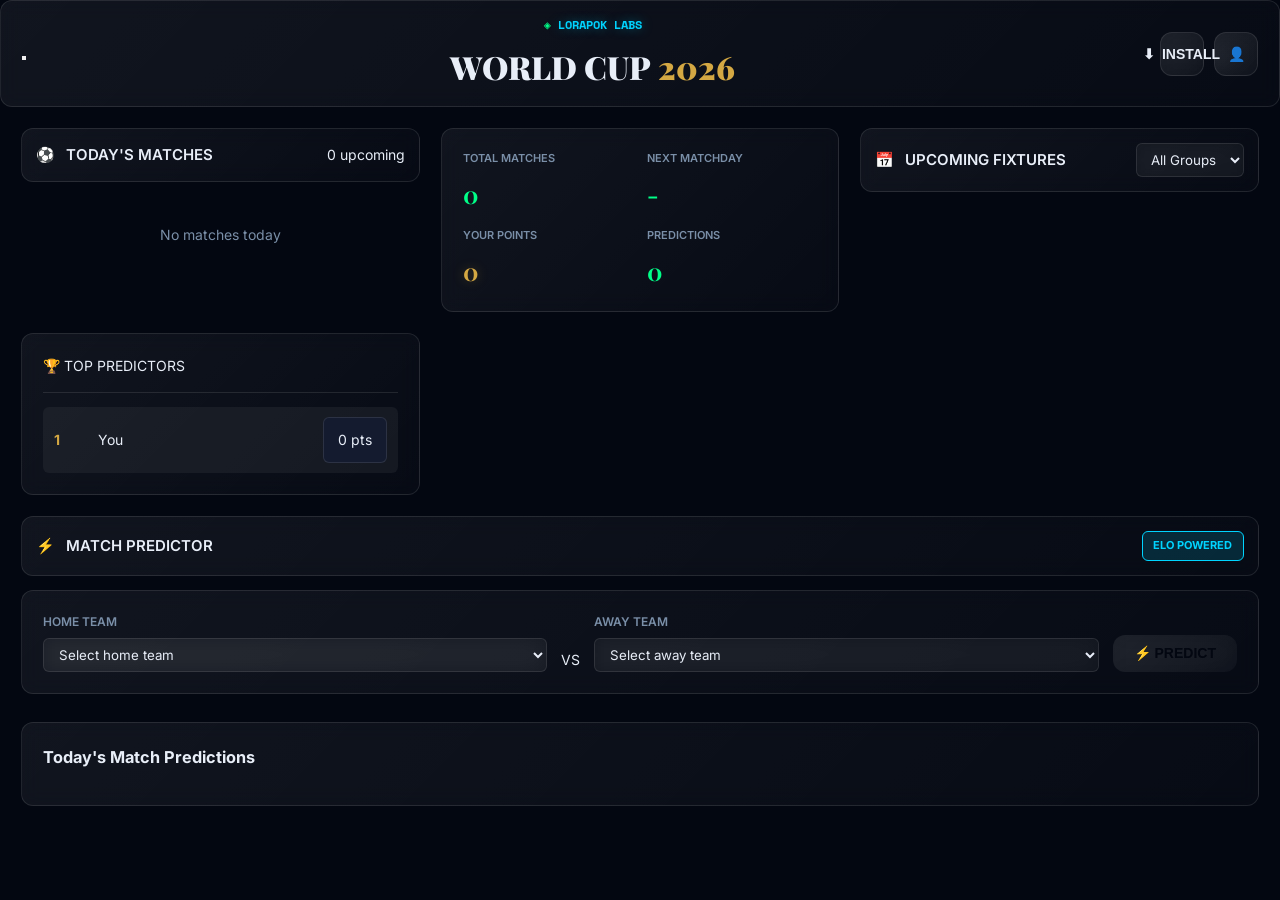
<file: docs/index.html>
<!DOCTYPE html>
<html lang="en">
<head>
  <meta charset="UTF-8"/>
  <meta name="viewport" content="width=device-width, initial-scale=1.0, viewport-fit=cover"/>
  <meta name="theme-color" content="#030711"/>
  <meta name="apple-mobile-web-app-capable" content="yes"/>
  <meta name="apple-mobile-web-app-status-bar-style" content="black-translucent"/>
  <meta name="apple-mobile-web-app-title" content="WorldCup 26"/>
  <link rel="manifest" href="manifest.json"/>
  <title>Lorapok WorldCup 26 — Live Tournament Dashboard</title>
  <meta name="description" content="FIFA World Cup 2026 live scores, fixtures, squads, predictions & real-time commentary by Lorapok Labs."/>
  <link rel="preconnect" href="https://fonts.googleapis.com"/>
  <link rel="preconnect" href="https://fonts.gstatic.com" crossorigin/>
  <link href="https://fonts.googleapis.com/css2?family=Playfair+Display:wght@400;700;900&family=Space+Mono:wght@400;700&family=Inter:wght@300;400;500;600;700&display=swap" rel="stylesheet"/>
  <link rel="stylesheet" href="css/styles.css"/>
  <link rel="stylesheet" href="css/glass.css"/>
  <link rel="stylesheet" href="css/animations.css"/>
  <link rel="stylesheet" href="css/responsive.css"/>
</head>
<body>
  <div class="app-container">
    <header class="header glass-card">
      <div class="header-content">
        <div class="header-left">
          <button class="menu-toggle" id="menuToggle" aria-label="Toggle menu">
            <span class="hamburger"></span>
          </button>
        </div>
        <div class="header-center">
          <div class="brand">
            <span class="brand-dot">◈</span>
            <span class="brand-text">LORAPOK LABS</span>
          </div>
          <h1 class="header-title">
            <span class="world">WORLD</span>
            <span class="cup">CUP</span>
            <span class="year animated-glow">2026</span>
          </h1>
        </div>
        <div class="header-right">
          <button class="install-btn glass-button" id="installBtn" title="Add to Home Screen">
            <span class="icon">⬇</span>
            <span class="label">INSTALL</span>
          </button>
          <button class="user-profile glass-button" id="userProfile" title="User Profile">
            <span class="icon">👤</span>
          </button>
        </div>
      </div>
      <div class="live-indicator glass-small" id="liveIndicator" style="display:none">
        <span class="live-pulse"></span>
        <span class="live-text">LIVE NOW</span>
      </div>
    </header>
    <main class="main-content">
      <div class="content-wrapper">
        <section class="dashboard-grid">
          <div class="dashboard-section" id="todaySection">
            <div class="section-header glass-card">
              <div class="section-title">
                <span class="icon">⚽</span>
                <span>TODAY'S MATCHES</span>
              </div>
              <div class="match-counter" id="matchCounter">0 matches</div>
            </div>
            <div class="matches-container" id="todayMatches">
              <div class="loader glass-card">
                <div class="spinner"></div>
                <p>Loading live matches...</p>
              </div>
            </div>
          </div>
          <div class="stats-panel glass-card">
            <div class="stat-item">
              <span class="stat-label">TOTAL MATCHES</span>
              <span class="stat-value" id="totalMatches">64</span>
            </div>
            <div class="stat-item">
              <span class="stat-label">NEXT MATCHDAY</span>
              <span class="stat-value" id="nextMatchday">-</span>
            </div>
            <div class="stat-item">
              <span class="stat-label">YOUR POINTS</span>
              <span class="stat-value highlighted" id="userPoints">0</span>
            </div>
            <div class="stat-item">
              <span class="stat-label">PREDICTIONS</span>
              <span class="stat-value" id="userPredictions">0</span>
            </div>
          </div>
          <div class="dashboard-section" id="scheduleSection">
            <div class="section-header glass-card">
              <div class="section-title">
                <span class="icon">📅</span>
                <span>UPCOMING FIXTURES</span>
              </div>
              <select id="groupFilter" class="glass-input">
                <option value="">All Groups</option>
                <option value="A">Group A</option>
                <option value="B">Group B</option>
              </select>
            </div>
            <div class="matches-container" id="scheduleMatches"></div>
          </div>
          <div class="leaderboard glass-card">
            <div class="leaderboard-header">
              <span class="leaderboard-title">🏆 TOP PREDICTORS</span>
            </div>
            <div class="leaderboard-list" id="leaderboard">
              <div class="leaderboard-item">
                <span class="rank">1</span>
                <span class="name">You</span>
                <span class="score">0 pts</span>
              </div>
            </div>
          </div>
          <div class="dashboard-section prediction-wide" id="predictSection">
            <div class="section-header glass-card">
              <div class="section-title">
                <span class="icon">⚡</span>
                <span>MATCH PREDICTOR</span>
              </div>
              <span class="badge badge-ai">ELO POWERED</span>
            </div>
            <div class="prediction-controls glass-card">
              <div class="predict-select">
                <label>HOME TEAM</label>
                <select id="homeTeam" class="glass-input"></select>
              </div>
              <div class="predict-vs">VS</div>
              <div class="predict-select">
                <label>AWAY TEAM</label>
                <select id="awayTeam" class="glass-input"></select>
              </div>
              <button class="glass-button button-primary" id="calculateBtn">⚡ PREDICT</button>
            </div>
            <div id="predictionResult" class="prediction-result"></div>
            <div class="match-predictions glass-card">
              <h3>Today's Match Predictions</h3>
              <div id="matchPredictionsList" class="predictions-list"></div>
            </div>
          </div>
        </section>
      </div>
    </main>
    <div class="modal glass-modal" id="matchModal">
      <div class="modal-overlay" onclick="closeMatchModal()"></div>
      <div class="modal-content glass-card">
        <button class="modal-close" onclick="closeMatchModal()">✕</button>
        <div class="match-details" id="matchDetails"></div>
      </div>
    </div>
    <div class="modal glass-modal" id="profileModal">
      <div class="modal-overlay" onclick="closeProfileModal()"></div>
      <div class="modal-content glass-card" style="max-width: 600px;">
        <button class="modal-close" onclick="closeProfileModal()">✕</button>
        <div class="profile-content">
          <h2>Your Predictions Profile</h2>
          <div class="profile-stats">
            <div class="stat">
              <span class="label">Total Points</span>
              <span class="value" id="profileTotalPoints">0</span>
            </div>
            <div class="stat">
              <span class="label">Correct Predictions</span>
              <span class="value" id="profileCorrect">0</span>
            </div>
            <div class="stat">
              <span class="label">Win Rate</span>
              <span class="value" id="profileWinRate">0%</span>
            </div>
            <div class="stat">
              <span class="label">Rank</span>
              <span class="value" id="profileRank">#-</span>
            </div>
          </div>
        </div>
      </div>
    </div>
  </div>
  <script>
    if ('serviceWorker' in navigator) {
      navigator.serviceWorker.register('sw.js').catch(console.error);
    }
    let deferredPrompt;
    window.addEventListener('beforeinstallprompt', (e) => {
      e.preventDefault();
      deferredPrompt = e;
      document.getElementById('installBtn').style.display = 'inline-flex';
    });
    document.getElementById('installBtn')?.addEventListener('click', async () => {
      if (deferredPrompt) {
        deferredPrompt.prompt();
        deferredPrompt = null;
      }
    });
  </script>
  <script src="js/data.js" defer></script>
  <script src="js/api.js" defer></script>
  <script src="js/predictions.js" defer></script>
  <script src="js/leaderboard.js" defer></script>
  <script src="js/ui.js" defer></script>
  <script src="js/app.js" defer></script>
</body>
</html>
</file>
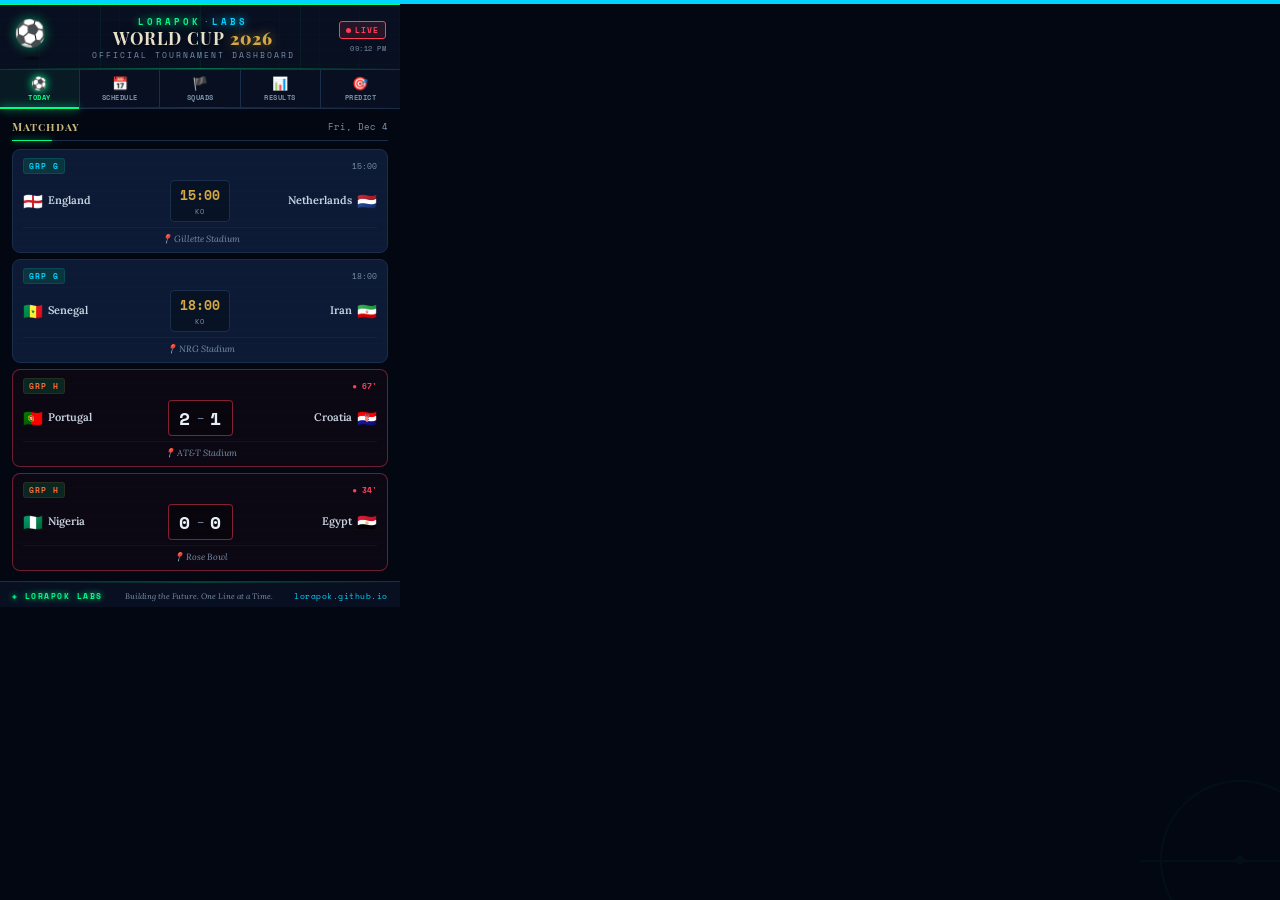
<file: popup.html>
<!DOCTYPE html>
<html lang="en">
<head>
  <meta charset="UTF-8"/>
  <meta name="viewport" content="width=device-width,initial-scale=1"/>
  <title>Lorapok WorldCup 26</title>
  <link rel="preconnect" href="https://fonts.googleapis.com"/>
  <link rel="preconnect" href="https://fonts.gstatic.com" crossorigin/>
  <link href="https://fonts.googleapis.com/css2?family=Playfair+Display+SC:ital,wght@0,400;0,700;0,900;1,400&family=Space+Mono:ital,wght@0,400;0,700;1,400&family=Lora:ital,wght@0,400;0,600;1,400;1,600&display=swap" rel="stylesheet"/>
  <link rel="stylesheet" href="css/popup.css"/>
</head>
<body>

  <!-- ╔══ HEADER ══════════════════════════════════════════════════════╗ -->
  <header class="lw-header">
    <div class="lw-header__pitch-lines" aria-hidden="true">
      <span></span><span></span><span></span>
    </div>

    <div class="lw-header__left">
      <div class="lw-ball" aria-hidden="true">
        <div class="lw-ball__inner">⚽</div>
        <div class="lw-ball__shadow"></div>
      </div>
    </div>

    <div class="lw-header__center">
      <div class="lw-brand">
        <span class="lw-brand__lorapok">LORAPOK</span>
        <span class="lw-brand__dot">·</span>
        <span class="lw-brand__labs">LABS</span>
      </div>
      <h1 class="lw-title">WORLD CUP <em>2026</em></h1>
      <p class="lw-subtitle">Official Tournament Dashboard</p>
    </div>

    <div class="lw-header__right">
      <div class="lw-live-badge" id="liveBadge" style="display:none">
        <span class="lw-live-badge__dot"></span>
        <span class="lw-live-badge__text">LIVE</span>
      </div>
      <div class="lw-update-time" id="updateTime"></div>
    </div>
  </header>

  <!-- ╔══ TAB NAV ══════════════════════════════════════════════════════╗ -->
  <nav class="lw-tabs" role="tablist">
    <button class="lw-tab active" data-tab="today" role="tab" aria-selected="true">
      <span class="lw-tab__icon">⚽</span>
      <span class="lw-tab__label">TODAY</span>
    </button>
    <button class="lw-tab" data-tab="schedule" role="tab" aria-selected="false">
      <span class="lw-tab__icon">📅</span>
      <span class="lw-tab__label">SCHEDULE</span>
    </button>
    <button class="lw-tab" data-tab="squads" role="tab" aria-selected="false">
      <span class="lw-tab__icon">🏴</span>
      <span class="lw-tab__label">SQUADS</span>
    </button>
    <button class="lw-tab" data-tab="results" role="tab" aria-selected="false">
      <span class="lw-tab__icon">📊</span>
      <span class="lw-tab__label">RESULTS</span>
    </button>
    <button class="lw-tab" data-tab="predict" role="tab" aria-selected="false">
      <span class="lw-tab__icon">🎯</span>
      <span class="lw-tab__label">PREDICT</span>
    </button>
  </nav>

  <!-- ╔══ CONTENT PANELS ═══════════════════════════════════════════════╗ -->
  <main class="lw-content">

    <!-- ── TODAY ─────────────────────────────────────────────────── -->
    <div class="lw-panel active" id="panel-today" role="tabpanel">
      <div class="lw-panel__header">
        <span class="lw-panel__title">Matchday</span>
        <span class="lw-panel__date" id="todayDate"></span>
      </div>
      <div class="lw-loader" id="todayLoader">
        <div class="lw-loader__ball"></div>
        <span>Fetching live data…</span>
      </div>
      <div id="todayMatches" class="lw-matches"></div>
    </div>

    <!-- ── SCHEDULE ───────────────────────────────────────────────── -->
    <div class="lw-panel" id="panel-schedule" role="tabpanel">
      <div class="lw-panel__header">
        <span class="lw-panel__title">Upcoming Fixtures</span>
        <div class="lw-group-filter" id="scheduleGroupFilter"></div>
      </div>
      <div id="scheduleList" class="lw-matches"></div>
    </div>

    <!-- ── SQUADS ─────────────────────────────────────────────────── -->
    <div class="lw-panel" id="panel-squads" role="tabpanel">
      <div class="lw-panel__header">
        <span class="lw-panel__title">National Squads</span>
      </div>
      <div class="lw-squad-search">
        <input type="text" id="squadSearch" class="lw-input" placeholder="🔍  Search team…" autocomplete="off"/>
      </div>
      <div class="lw-team-grid" id="teamGrid"></div>
      <div class="lw-squad-detail" id="squadDetail" style="display:none"></div>
    </div>

    <!-- ── RESULTS ────────────────────────────────────────────────── -->
    <div class="lw-panel" id="panel-results" role="tabpanel">
      <div class="lw-panel__header">
        <span class="lw-panel__title">Group Standings</span>
        <div class="lw-group-selector" id="standingsGroupSelector"></div>
      </div>
      <div id="standingsTable" class="lw-standings"></div>
      <div class="lw-panel__header" style="margin-top:12px">
        <span class="lw-panel__title">Recent Results</span>
      </div>
      <div id="resultsList" class="lw-matches"></div>
    </div>

    <!-- ── PREDICT ────────────────────────────────────────────────── -->
    <div class="lw-panel" id="panel-predict" role="tabpanel">
      <div class="lw-panel__header">
        <span class="lw-panel__title">Match Predictor</span>
        <span class="lw-badge lw-badge--ai">ELO</span>
      </div>

      <div class="lw-predict-custom">
        <div class="lw-predict-select-wrap">
          <label class="lw-predict-label">HOME</label>
          <select id="predictHome" class="lw-select"></select>
        </div>
        <div class="lw-predict-vs">VS</div>
        <div class="lw-predict-select-wrap">
          <label class="lw-predict-label">AWAY</label>
          <select id="predictAway" class="lw-select"></select>
        </div>
      </div>
      <button class="lw-btn lw-btn--predict" id="runPredict">
        ⚡ CALCULATE PREDICTION
      </button>
      <div id="predictResult" class="lw-predict-result"></div>

      <div class="lw-panel__header" style="margin-top:14px">
        <span class="lw-panel__title">Tournament Odds</span>
      </div>
      <div id="tournamentOdds" class="lw-odds-list"></div>
    </div>

  </main>

  <!-- ╔══ FOOTER ═══════════════════════════════════════════════════════╗ -->
  <footer class="lw-footer">
    <div class="lw-footer__left">
      <span class="lw-footer__logo">◈ LORAPOK LABS</span>
    </div>
    <div class="lw-footer__center">
      <span class="lw-footer__motto">Building the Future. One Line at a Time.</span>
    </div>
    <div class="lw-footer__right">
      <a href="https://lorapok.github.io" target="_blank" class="lw-footer__link">lorapok.github.io</a>
    </div>
  </footer>

  <!-- Pitch watermark -->
  <div class="lw-pitch-watermark" aria-hidden="true">
    <div class="lw-pitch-watermark__circle"></div>
    <div class="lw-pitch-watermark__center"></div>
    <div class="lw-pitch-watermark__spot"></div>
  </div>

  <!-- Scripts -->
  <script src="js/api.js"></script>
  <script src="js/predictions.js"></script>
  <script src="js/popup.js"></script>
</body>
</html>
</file>
<file: docs/css/styles.css>
:root {
  --bg-dark: #030711;
  --surface: #141b2f;
  --glass-light: rgba(255, 255, 255, 0.05);
  --glass-lighter: rgba(255, 255, 255, 0.08);
  --border: rgba(255, 255, 255, 0.1);
  --green: #00ff88;
  --green-dim: rgba(0, 255, 136, 0.15);
  --cyan: #00d4ff;
  --cyan-dim: rgba(0, 212, 255, 0.15);
  --gold: #d4a843;
  --red: #ff3d5a;
  --text-primary: #e8eef8;
  --text-secondary: #a8b5c8;
  --text-tertiary: #7a8fa8;
  --font-display: 'Playfair Display', Georgia, serif;
  --font-mono: 'Space Mono', 'Courier New', monospace;
  --font-body: 'Inter', -apple-system, BlinkMacSystemFont, 'Segoe UI', sans-serif;
  --radius-sm: 6px;
  --radius-md: 12px;
  --z-modal: 1000;
}

* {
  margin: 0;
  padding: 0;
  box-sizing: border-box;
}

html, body {
  width: 100%;
  height: 100%;
  background: var(--bg-dark);
  color: var(--text-primary);
  font-family: var(--font-body);
  font-size: 14px;
  line-height: 1.6;
}

.app-container {
  display: flex;
  flex-direction: column;
  height: 100vh;
}

.header {
  padding: 1rem 1.5rem;
  border-bottom: 1px solid var(--border);
  position: relative;
  z-index: 100;
}

.header-content {
  display: flex;
  align-items: center;
  justify-content: space-between;
  gap: 1rem;
}

.header-center {
  flex: 1;
  text-align: center;
}

.brand {
  display: flex;
  align-items: center;
  justify-content: center;
  gap: 0.5rem;
  font-family: var(--font-mono);
  font-size: 12px;
  font-weight: 700;
  margin-bottom: 0.5rem;
}

.brand-dot {
  color: var(--green);
  animation: glow-pulse 2s ease-in-out infinite;
}

.brand-text {
  color: var(--cyan);
  text-shadow: 0 0 12px rgba(0, 212, 255, 0.4);
}

.header-title {
  font-family: var(--font-display);
  font-size: 32px;
  font-weight: 900;
  display: flex;
  align-items: center;
  justify-content: center;
  gap: 0.5rem;
}

.header-title .year {
  color: var(--gold);
}

.header-right {
  display: flex;
  align-items: center;
  gap: 0.75rem;
}

.install-btn, .user-profile {
  display: none;
  width: 44px;
  height: 44px;
  align-items: center;
  justify-content: center;
}

.user-profile {
  display: inline-flex;
}

.live-indicator {
  display: flex;
  align-items: center;
  gap: 0.5rem;
  font-size: 11px;
  font-weight: 700;
  color: var(--red);
}

.live-pulse {
  width: 8px;
  height: 8px;
  background: var(--red);
  border-radius: 50%;
  animation: pulse-live 1s ease-in-out infinite;
}

.main-content {
  flex: 1;
  overflow-y: auto;
  padding: 1.5rem;
}

.content-wrapper {
  max-width: 1400px;
  margin: 0 auto;
}

.dashboard-grid {
  display: grid;
  grid-template-columns: repeat(auto-fit, minmax(320px, 1fr));
  gap: 1.5rem;
}

.dashboard-section {
  display: flex;
  flex-direction: column;
  gap: 1rem;
}

.section-header {
  display: flex;
  align-items: center;
  justify-content: space-between;
  padding: 1rem;
  border-bottom: 1px solid var(--border);
}

.section-title {
  display: flex;
  align-items: center;
  gap: 0.75rem;
  font-weight: 600;
  font-size: 15px;
}

.matches-container {
  display: flex;
  flex-direction: column;
  gap: 1rem;
}

.match-card {
  background: var(--glass-light);
  border: 1px solid var(--border);
  border-radius: var(--radius-md);
  padding: 1rem;
  cursor: pointer;
  transition: all 0.3s ease;
}

.match-card:hover {
  border-color: var(--green);
  transform: translateY(-2px);
}

.match-card--live {
  border-color: var(--red);
  background: rgba(255, 61, 90, 0.08);
}

.match-card__meta {
  display: flex;
  align-items: center;
  justify-content: space-between;
  margin-bottom: 0.75rem;
  font-size: 11px;
}

.match-card__group {
  background: var(--green-dim);
  color: var(--green);
  padding: 0.25rem 0.5rem;
  border-radius: var(--radius-sm);
  font-weight: 600;
}

.match-card__status--live {
  color: var(--red);
  font-weight: 700;
}

.match-card__body {
  display: grid;
  grid-template-columns: 1fr auto 1fr;
  align-items: center;
  gap: 1rem;
}

.team {
  display: flex;
  align-items: center;
  gap: 0.5rem;
}

.team--away {
  flex-direction: row-reverse;
}

.team__flag {
  font-size: 24px;
}

.team__name {
  font-weight: 600;
  font-size: 14px;
}

.score {
  display: flex;
  flex-direction: column;
  align-items: center;
  gap: 0.25rem;
  background: var(--surface);
  padding: 0.75rem 1rem;
  border-radius: var(--radius-sm);
  border: 1px solid var(--border);
}

.score__num {
  font-family: var(--font-mono);
  font-size: 20px;
  font-weight: 700;
}

.stats-panel {
  display: grid;
  grid-template-columns: 1fr 1fr;
  gap: 1rem;
  padding: 1.5rem;
}

.stat-item {
  display: flex;
  flex-direction: column;
  gap: 0.5rem;
}

.stat-label {
  font-size: 11px;
  color: var(--text-tertiary);
  font-weight: 600;
}

.stat-value {
  font-family: var(--font-display);
  font-size: 24px;
  font-weight: 700;
  color: var(--green);
}

.stat-value.highlighted {
  color: var(--gold);
  text-shadow: 0 0 12px rgba(212, 168, 67, 0.3);
}

.leaderboard {
  padding: 1.5rem;
}

.leaderboard-header {
  margin-bottom: 1rem;
  padding-bottom: 1rem;
  border-bottom: 1px solid var(--border);
}

.leaderboard-list {
  display: flex;
  flex-direction: column;
  gap: 0.75rem;
}

.leaderboard-item {
  display: grid;
  grid-template-columns: 30px 1fr auto;
  align-items: center;
  gap: 1rem;
  padding: 0.75rem;
  border-radius: var(--radius-sm);
  background: var(--glass-light);
}

.rank {
  font-weight: 700;
  color: var(--gold);
}

.prediction-wide {
  grid-column: 1 / -1;
}

.prediction-controls {
  display: grid;
  grid-template-columns: 1fr auto 1fr auto;
  align-items: flex-end;
  gap: 1rem;
  padding: 1.5rem;
}

.predict-select {
  display: flex;
  flex-direction: column;
  gap: 0.5rem;
}

.predict-select label {
  font-size: 12px;
  font-weight: 600;
  color: var(--text-tertiary);
}

.match-predictions {
  padding: 1.5rem;
}

.match-predictions h3 {
  margin-bottom: 1rem;
}

.glass-input {
  background: var(--glass-light);
  border: 1px solid var(--border);
  border-radius: var(--radius-sm);
  padding: 0.5rem 0.75rem;
  color: var(--text-primary);
  font-family: var(--font-body);
  transition: all 0.3s ease;
}

.glass-input:focus {
  background: var(--glass-lighter);
  border-color: var(--green);
  outline: none;
}

.glass-button {
  background: var(--glass-light);
  border: 1px solid var(--border);
  border-radius: var(--radius-md);
  padding: 0.75rem 1.5rem;
  color: var(--text-primary);
  font-weight: 600;
  font-size: 14px;
  cursor: pointer;
  transition: all 0.3s ease;
  display: inline-flex;
  align-items: center;
  gap: 0.5rem;
}

.glass-button:hover {
  border-color: var(--green);
}

.button-primary {
  background: linear-gradient(135deg, var(--green) 0%, var(--cyan) 100%);
  border: none;
  color: var(--bg-dark);
  font-weight: 700;
}

.button-primary:hover {
  transform: translateY(-2px);
  box-shadow: 0 8px 20px rgba(0, 255, 136, 0.3);
}

.badge {
  display: inline-flex;
  align-items: center;
  gap: 0.5rem;
  padding: 0.35rem 0.75rem;
  border-radius: var(--radius-sm);
  font-size: 11px;
  font-weight: 700;
}

.badge-ai {
  background: var(--cyan-dim);
  color: var(--cyan);
  border: 1px solid var(--cyan);
}

.modal {
  display: none;
  position: fixed;
  inset: 0;
  z-index: var(--z-modal);
  align-items: center;
  justify-content: center;
}

.modal.active {
  display: flex;
}

.modal-overlay {
  position: absolute;
  inset: 0;
  background: rgba(0, 0, 0, 0.6);
  backdrop-filter: blur(4px);
}

.modal-content {
  position: relative;
  max-height: 90vh;
  overflow-y: auto;
  padding: 2rem;
  max-width: 800px;
  width: 90%;
}

.modal-close {
  position: absolute;
  top: 1rem;
  right: 1rem;
  width: 40px;
  height: 40px;
  background: var(--glass-light);
  border: 1px solid var(--border);
  border-radius: 50%;
  color: var(--text-primary);
  cursor: pointer;
  font-size: 20px;
  display: flex;
  align-items: center;
  justify-content: center;
}

.loader {
  display: flex;
  align-items: center;
  justify-content: center;
  gap: 1rem;
  padding: 2rem;
}

.spinner {
  width: 32px;
  height: 32px;
  border: 3px solid var(--border);
  border-top-color: var(--green);
  border-radius: 50%;
  animation: spin 1s linear infinite;
}

.glass-card {
  background: var(--glass-light);
  border: 1px solid var(--border);
  border-radius: var(--radius-md);
  backdrop-filter: blur(10px);
}

.glass-small {
  background: var(--glass-light);
  border: 1px solid var(--border);
  border-radius: var(--radius-sm);
  padding: 0.5rem 1rem;
}

.animated-glow {
  animation: glow-pulse 2s ease-in-out infinite;
}

@keyframes spin {
  to { transform: rotate(360deg); }
}

@keyframes pulse-live {
  0%, 100% { opacity: 1; }
  50% { opacity: 0.5; }
}

@keyframes glow-pulse {
  0%, 100% { text-shadow: 0 0 8px rgba(0, 255, 136, 0.4); }
  50% { text-shadow: 0 0 16px rgba(0, 255, 136, 0.8); }
}
</file>
<file: docs/css/glass.css>
.glass-card, .glass-button, .glass-input, .glass-small {
  backdrop-filter: blur(10px);
  -webkit-backdrop-filter: blur(10px);
}

.glass-card {
  background: linear-gradient(135deg, rgba(255, 255, 255, 0.06) 0%, rgba(255, 255, 255, 0.02) 100%);
}

.glass-button {
  background: linear-gradient(135deg, rgba(255, 255, 255, 0.08) 0%, rgba(255, 255, 255, 0.03) 100%);
}

.glass-input {
  background: rgba(255, 255, 255, 0.04);
}

.glass-input:focus {
  background: rgba(255, 255, 255, 0.08);
  box-shadow: 0 0 12px rgba(0, 255, 136, 0.2);
}

.glass-modal .modal-content {
  background: linear-gradient(135deg, rgba(20, 27, 47, 0.8) 0%, rgba(10, 15, 27, 0.8) 100%);
  backdrop-filter: blur(20px);
  border: 1px solid rgba(255, 255, 255, 0.1);
}
</file>
<file: docs/css/animations.css>
@keyframes slideInDown {
  from { opacity: 0; transform: translateY(-20px); }
  to { opacity: 1; transform: translateY(0); }
}

@keyframes slideInUp {
  from { opacity: 0; transform: translateY(20px); }
  to { opacity: 1; transform: translateY(0); }
}

@keyframes fadeIn {
  from { opacity: 0; }
  to { opacity: 1; }
}

.section-header { animation: slideInDown 0.5s ease-out; }
.match-card { animation: slideInUp 0.4s ease-out; }
.stat-value { animation: slideInDown 0.6s ease-out; }
.leaderboard-item { animation: fadeIn 0.5s ease-out forwards; }
.leaderboard-item:nth-child(1) { animation-delay: 0s; }
.leaderboard-item:nth-child(2) { animation-delay: 0.1s; }
.leaderboard-item:nth-child(3) { animation-delay: 0.2s; }
</file>
<file: docs/css/responsive.css>
@media (max-width: 768px) {
  .header-title { font-size: 24px; }
  .dashboard-grid { grid-template-columns: 1fr; gap: 1rem; }
  .stats-panel { grid-template-columns: 1fr 1fr; }
  .prediction-controls { grid-template-columns: 1fr; gap: 0.75rem; }
  .predict-vs { display: none; }
}

@media (max-width: 480px) {
  .header { padding: 0.75rem; }
  .header-title { font-size: 18px; }
  .install-btn { display: none !important; }
  .main-content { padding: 0.75rem; }
  .dashboard-grid { gap: 0.75rem; }
  .match-card { padding: 0.75rem; }
  .match-card__body { grid-template-columns: 1fr; gap: 0.5rem; }
  .section-header { flex-direction: column; align-items: flex-start; }
  .glass-input, .glass-button { width: 100%; }
  .stats-panel { grid-template-columns: 1fr; }
}

@media (prefers-reduced-motion: reduce) {
  * { animation-duration: 0.01ms !important; transition-duration: 0.01ms !important; }
}

@media (min-width: 1200px) {
  .dashboard-grid { grid-template-columns: repeat(3, 1fr); }
  .prediction-wide { grid-column: 1 / -1; }
}
</file>
<file: css/popup.css>
/* ═══════════════════════════════════════════════════════════════════════
   LORAPOK WORLDCUP 26 — The Tactician's Logbook
   Design: Dark leather logbook × Lorapok neon × Football pitch
═══════════════════════════════════════════════════════════════════════ */

@import url('https://fonts.googleapis.com/css2?family=Playfair+Display+SC:ital,wght@0,400;0,700;0,900;1,400&family=Space+Mono:ital,wght@0,400;0,700;1,400&family=Lora:ital,wght@0,400;0,600;1,400;1,600&display=swap');

/* ── Custom Properties ──────────────────────────────────────────────── */
:root {
  --bg:           #030711;
  --surface:      #080f20;
  --card:         #0c1a35;
  --card-hover:   #0f2245;
  --border:       #1a2e4a;
  --border-glow:  rgba(0, 255, 136, 0.25);

  --green:        #00ff88;
  --green-dim:    rgba(0, 255, 136, 0.12);
  --cyan:         #00d4ff;
  --cyan-dim:     rgba(0, 212, 255, 0.12);

  --parchment:    #c8b97a;
  --ink:          #7a8fa8;
  --gold:         #d4a843;
  --gold-dim:     rgba(212, 168, 67, 0.15);

  --live-red:     #ff3d5a;
  --live-dim:     rgba(255, 61, 90, 0.12);

  --font-serif:   'Playfair Display SC', Georgia, serif;
  --font-mono:    'Space Mono', 'Courier New', monospace;
  --font-body:    'Lora', Georgia, serif;

  --popup-w:      400px;
  --radius-sm:    4px;
  --radius-md:    8px;
}

/* ── Reset ──────────────────────────────────────────────────────────── */
*, *::before, *::after { box-sizing: border-box; margin: 0; padding: 0; }

html { width: var(--popup-w); }

body {
  width: var(--popup-w);
  min-height: 580px;
  max-height: 620px;
  background: var(--bg);
  color: #d0d8e8;
  font-family: var(--font-body);
  font-size: 12px;
  overflow: hidden;
  display: flex;
  flex-direction: column;
  position: relative;
}

/* ── Pitch watermark ────────────────────────────────────────────────── */
.lw-pitch-watermark {
  position: fixed;
  bottom: -60px; right: -60px;
  width: 200px; height: 200px;
  pointer-events: none;
  z-index: 0;
  opacity: 0.04;
}
.lw-pitch-watermark__circle {
  position: absolute;
  width: 160px; height: 160px;
  top: 20px; left: 20px;
  border: 2px solid var(--green);
  border-radius: 50%;
}
.lw-pitch-watermark__center {
  position: absolute;
  width: 200px; height: 2px;
  background: var(--green);
  top: 50%; left: 0;
}
.lw-pitch-watermark__spot {
  position: absolute;
  width: 8px; height: 8px;
  background: var(--green);
  border-radius: 50%;
  top: calc(50% - 4px); left: calc(50% - 4px);
}

/* ═══ HEADER ════════════════════════════════════════════════════════ */
.lw-header {
  flex-shrink: 0;
  position: relative;
  display: flex;
  align-items: center;
  gap: 10px;
  padding: 10px 14px 8px;
  background: var(--surface);
  border-bottom: 1px solid var(--border);
  overflow: hidden;
}

.lw-header::before {
  content: '';
  position: absolute;
  inset: 0;
  background:
    repeating-linear-gradient(90deg, transparent, transparent 39px, rgba(0,255,136,0.04) 40px),
    repeating-linear-gradient(180deg, transparent, transparent 14px, rgba(0,255,136,0.03) 15px);
  pointer-events: none;
}

.lw-header::after {
  content: '';
  position: absolute;
  bottom: 0; left: 0; right: 0;
  height: 1px;
  background: linear-gradient(90deg, transparent, var(--green), transparent);
  opacity: 0.4;
}

.lw-header__pitch-lines {
  position: absolute; inset: 0;
  pointer-events: none;
}
.lw-header__pitch-lines span {
  position: absolute; height: 100%; width: 1px;
  background: rgba(0,255,136,0.06);
}
.lw-header__pitch-lines span:nth-child(1) { left: 25%; }
.lw-header__pitch-lines span:nth-child(2) { left: 50%; }
.lw-header__pitch-lines span:nth-child(3) { left: 75%; }

/* ── Football animation ──────────────────────────────────────────── */
.lw-ball { position: relative; width: 36px; height: 36px; flex-shrink: 0; }

.lw-ball__inner {
  font-size: 26px; line-height: 1;
  animation: ballBounce 2.4s cubic-bezier(.36,.07,.19,.97) infinite;
  display: block;
  filter: drop-shadow(0 0 6px rgba(0,255,136,0.5));
}

.lw-ball__shadow {
  position: absolute; bottom: -4px; left: 50%;
  transform: translateX(-50%);
  width: 20px; height: 4px;
  background: radial-gradient(ellipse, rgba(0,0,0,0.5), transparent);
  border-radius: 50%;
  animation: shadowPulse 2.4s cubic-bezier(.36,.07,.19,.97) infinite;
}

@keyframes ballBounce {
  0%,100% { transform: translateY(0) rotate(0deg); }
  15%     { transform: translateY(-10px) rotate(20deg); }
  30%     { transform: translateY(0) rotate(35deg); }
  45%     { transform: translateY(-6px) rotate(50deg); }
  60%     { transform: translateY(0) rotate(65deg); }
  75%     { transform: translateY(-3px) rotate(75deg); }
  90%     { transform: translateY(0) rotate(85deg); }
}

@keyframes shadowPulse {
  0%,100% { transform: translateX(-50%) scaleX(1); opacity: 0.5; }
  15%     { transform: translateX(-50%) scaleX(0.6); opacity: 0.2; }
  30%     { transform: translateX(-50%) scaleX(1); opacity: 0.5; }
  45%     { transform: translateX(-50%) scaleX(0.75); opacity: 0.3; }
  60%     { transform: translateX(-50%) scaleX(1); opacity: 0.5; }
}

/* ── Brand text ──────────────────────────────────────────────────── */
.lw-header__center { flex: 1; text-align: center; }

.lw-brand {
  display: flex; align-items: center; justify-content: center;
  gap: 4px; margin-bottom: 1px;
}

.lw-brand__lorapok {
  font-family: var(--font-mono); font-size: 9px; font-weight: 700;
  color: var(--green); letter-spacing: 3px;
  text-shadow: 0 0 8px var(--green);
}
.lw-brand__dot { color: var(--cyan); font-size: 10px; }
.lw-brand__labs {
  font-family: var(--font-mono); font-size: 9px; font-weight: 700;
  color: var(--cyan); letter-spacing: 3px;
  text-shadow: 0 0 8px var(--cyan);
}

.lw-title {
  font-family: var(--font-serif); font-size: 17px; font-weight: 700;
  color: #e8e0c8; letter-spacing: 1px; line-height: 1.1;
  text-shadow: 0 2px 12px rgba(0,0,0,0.6);
}
.lw-title em {
  font-style: normal; color: var(--gold); font-weight: 900;
  text-shadow: 0 0 12px rgba(212,168,67,0.6);
}

.lw-subtitle {
  font-family: var(--font-mono); font-size: 8px; color: var(--ink);
  letter-spacing: 2px; text-transform: uppercase; margin-top: 1px;
}

/* ── Live badge ──────────────────────────────────────────────────── */
.lw-header__right {
  display: flex; flex-direction: column; align-items: flex-end;
  gap: 4px; min-width: 50px;
}

.lw-live-badge {
  display: flex; align-items: center; gap: 4px;
  background: var(--live-dim);
  border: 1px solid var(--live-red);
  border-radius: 3px; padding: 2px 6px;
}
.lw-live-badge__dot {
  width: 5px; height: 5px;
  background: var(--live-red); border-radius: 50%;
  animation: livePulse 1s ease-in-out infinite;
}
@keyframes livePulse {
  0%,100% { opacity: 1; transform: scale(1); }
  50%     { opacity: 0.4; transform: scale(0.75); }
}
.lw-live-badge__text {
  font-family: var(--font-mono); font-size: 8px; font-weight: 700;
  color: var(--live-red); letter-spacing: 1px;
}
.lw-update-time {
  font-family: var(--font-mono); font-size: 7px;
  color: var(--ink); letter-spacing: 0.5px;
}

/* ═══ TAB NAV ════════════════════════════════════════════════════════ */
.lw-tabs {
  flex-shrink: 0;
  display: flex;
  background: var(--surface);
  border-bottom: 1px solid var(--border);
  position: relative; z-index: 10;
}
.lw-tabs::before {
  content: '';
  position: absolute; bottom: 0; left: 0; right: 0; height: 1px;
  background: linear-gradient(90deg, transparent, rgba(0,255,136,0.2), transparent);
}

.lw-tab {
  flex: 1;
  display: flex; flex-direction: column; align-items: center; gap: 2px;
  padding: 7px 2px 5px;
  background: none; border: none;
  border-right: 1px solid var(--border);
  cursor: pointer; color: var(--ink);
  font-family: var(--font-mono); font-size: 7px; font-weight: 700;
  letter-spacing: 0.5px;
  transition: all 0.2s ease;
  position: relative; outline: none;
  -webkit-tap-highlight-color: transparent;
}
.lw-tab:last-child { border-right: none; }
.lw-tab__icon { font-size: 13px; line-height: 1; }

.lw-tab::after {
  content: '';
  position: absolute; bottom: -1px; left: 0; right: 0; height: 2px;
  background: var(--green);
  transform: scaleX(0);
  transition: transform 0.25s ease;
  box-shadow: 0 0 8px var(--green);
}
.lw-tab:hover { color: #ccd; background: rgba(255,255,255,0.03); }
.lw-tab.active { color: var(--green); background: rgba(0,255,136,0.05); }
.lw-tab.active::after { transform: scaleX(1); }
.lw-tab.active .lw-tab__icon { filter: drop-shadow(0 0 4px var(--green)); }

/* ═══ CONTENT ════════════════════════════════════════════════════════ */
.lw-content { flex: 1; overflow: hidden; position: relative; }

.lw-panel {
  display: none; flex-direction: column;
  height: 100%; overflow-y: auto;
  padding: 10px 12px;
  scrollbar-width: thin;
  scrollbar-color: var(--border) transparent;
  animation: panelIn 0.25s ease;
}
.lw-panel::-webkit-scrollbar { width: 4px; }
.lw-panel::-webkit-scrollbar-thumb { background: var(--border); border-radius: 2px; }
.lw-panel.active { display: flex; }

@keyframes panelIn {
  from { opacity: 0; transform: translateY(6px); }
  to   { opacity: 1; transform: translateY(0); }
}

/* ── Panel header ────────────────────────────────────────────────── */
.lw-panel__header {
  display: flex; align-items: center; justify-content: space-between;
  margin-bottom: 8px; padding-bottom: 6px;
  border-bottom: 1px solid var(--border);
  position: relative;
}
.lw-panel__header::after {
  content: '';
  position: absolute; bottom: -1px; left: 0;
  width: 40px; height: 1px;
  background: var(--green);
  box-shadow: 0 0 6px var(--green);
}

.lw-panel__title {
  font-family: var(--font-serif); font-size: 11px; font-weight: 700;
  color: var(--parchment); letter-spacing: 1px;
}
.lw-panel__date {
  font-family: var(--font-mono); font-size: 9px; color: var(--ink);
}

/* ── Loader ──────────────────────────────────────────────────────── */
.lw-loader {
  display: flex; align-items: center; justify-content: center;
  gap: 8px; padding: 24px 0;
  font-family: var(--font-mono); font-size: 9px; color: var(--ink);
}
.lw-loader__ball {
  width: 16px; height: 16px;
  background: var(--green); border-radius: 50%;
  animation: loaderBounce 0.8s ease-in-out infinite alternate;
  box-shadow: 0 0 10px var(--green);
}
@keyframes loaderBounce {
  from { transform: translateY(0); opacity: 1; }
  to   { transform: translateY(-10px); opacity: 0.6; }
}

/* ═══ MATCH CARDS ════════════════════════════════════════════════════ */
.lw-matches { display: flex; flex-direction: column; gap: 6px; }

.lw-match-card {
  background: var(--card);
  border: 1px solid var(--border);
  border-radius: var(--radius-md);
  padding: 8px 10px;
  position: relative; overflow: hidden;
  transition: border-color 0.2s ease, background 0.2s ease;
}
.lw-match-card:hover { background: var(--card-hover); border-color: rgba(0,255,136,0.3); }

/* Ruled lines — logbook feel */
.lw-match-card::before {
  content: '';
  position: absolute; inset: 0;
  background: repeating-linear-gradient(
    180deg,
    transparent, transparent 13px,
    rgba(255,255,255,0.02) 14px
  );
  pointer-events: none;
}

.lw-match-card--live {
  border-color: rgba(255,61,90,0.4);
  background: rgba(255,61,90,0.04);
  animation: liveGlow 3s ease-in-out infinite;
}
@keyframes liveGlow {
  0%,100% { box-shadow: 0 0 0 0 rgba(255,61,90,0.08); }
  50%     { box-shadow: 0 0 14px 2px rgba(255,61,90,0.12); }
}
.lw-match-card--finished { opacity: 0.82; }

/* Meta row */
.lw-match-card__meta {
  display: flex; align-items: center; justify-content: space-between;
  margin-bottom: 6px;
}
.lw-match-card__group {
  font-family: var(--font-mono); font-size: 8px; font-weight: 700;
  color: var(--green); letter-spacing: 1px;
  background: var(--green-dim);
  border: 1px solid rgba(0,255,136,0.2);
  border-radius: 3px; padding: 1px 5px;
}
.lw-match-card__status {
  font-family: var(--font-mono); font-size: 8px; color: var(--ink);
}
.lw-match-card__status--live {
  color: var(--live-red); font-weight: 700;
}
.lw-match-card__status--live::before {
  content: '● '; animation: livePulse 1s infinite;
}

/* Body */
.lw-match-card__body {
  display: grid;
  grid-template-columns: 1fr auto 1fr;
  align-items: center; gap: 8px;
}

.lw-team { display: flex; align-items: center; gap: 5px; }
.lw-team--away { flex-direction: row-reverse; text-align: right; }
.lw-team__flag { font-size: 16px; line-height: 1; flex-shrink: 0; }
.lw-team__name {
  font-family: var(--font-body); font-size: 11px; font-weight: 600;
  color: #c8d4e0; line-height: 1.2;
}

/* Score block */
.lw-score {
  display: flex; align-items: center; gap: 4px;
  background: rgba(0,0,0,0.3);
  border: 1px solid var(--border);
  border-radius: var(--radius-sm);
  padding: 4px 8px; min-width: 60px; justify-content: center;
}
.lw-score--live { border-color: rgba(255,61,90,0.5); }
.lw-score__num {
  font-family: var(--font-mono); font-size: 18px; font-weight: 700;
  color: #e8f0f8; min-width: 16px; text-align: center;
}
.lw-score__sep {
  font-family: var(--font-mono); font-size: 12px; color: var(--ink);
}
.lw-score--pending { flex-direction: column; gap: 1px; }
.lw-score__time-big {
  font-family: var(--font-mono); font-size: 13px; font-weight: 700;
  color: var(--gold);
}
.lw-score__label {
  font-family: var(--font-mono); font-size: 7px; color: var(--ink);
  letter-spacing: 1px;
}

/* Venue */
.lw-match-card__venue {
  font-family: var(--font-body); font-style: italic; font-size: 9px;
  color: var(--ink); text-align: center;
  margin-top: 5px; padding-top: 5px;
  border-top: 1px solid rgba(255,255,255,0.04);
}

/* ═══ GROUP FILTER / SELECTOR ════════════════════════════════════════ */
.lw-group-filter, .lw-group-selector {
  display: flex; gap: 3px; flex-wrap: wrap;
}
.lw-group-btn {
  font-family: var(--font-mono); font-size: 8px; font-weight: 700;
  padding: 2px 5px; border-radius: 3px;
  border: 1px solid var(--border);
  background: transparent; color: var(--ink); cursor: pointer;
  transition: all 0.15s ease; letter-spacing: 0.5px;
}
.lw-group-btn:hover { border-color: var(--green); color: var(--green); }
.lw-group-btn.active {
  background: var(--green-dim); border-color: var(--green); color: var(--green);
}

/* ═══ SQUADS ═════════════════════════════════════════════════════════ */
.lw-squad-search { margin-bottom: 8px; }

.lw-input {
  width: 100%;
  background: var(--card);
  border: 1px solid var(--border);
  border-radius: var(--radius-sm);
  color: #c8d4e0; font-family: var(--font-body); font-size: 11px;
  padding: 7px 10px; outline: none;
  transition: border-color 0.2s;
}
.lw-input:focus {
  border-color: var(--green);
  box-shadow: 0 0 0 2px var(--green-dim);
}
.lw-input::placeholder { color: var(--ink); }

.lw-team-grid {
  display: grid;
  grid-template-columns: repeat(3, 1fr);
  gap: 5px;
}

.lw-team-tile {
  background: var(--card); border: 1px solid var(--border);
  border-radius: var(--radius-sm);
  padding: 7px 5px; text-align: center; cursor: pointer;
  transition: all 0.15s ease; user-select: none;
}
.lw-team-tile:hover {
  border-color: var(--cyan); background: var(--cyan-dim);
  transform: translateY(-1px);
}
.lw-team-tile__flag { font-size: 20px; display: block; margin-bottom: 3px; }
.lw-team-tile__name {
  font-family: var(--font-body); font-size: 8.5px; font-weight: 600;
  color: #aabcd0; line-height: 1.2; display: block;
}
.lw-team-tile__group {
  font-family: var(--font-mono); font-size: 7px;
  color: var(--green); margin-top: 1px; display: block;
}

/* ── Squad detail ────────────────────────────────────────────────── */
.lw-squad-detail { animation: panelIn 0.2s ease; }

.lw-squad-back {
  font-family: var(--font-mono); font-size: 9px; color: var(--cyan);
  background: none; border: 1px solid var(--border);
  border-radius: 3px; padding: 3px 8px; cursor: pointer;
  margin-bottom: 8px; transition: border-color 0.2s;
}
.lw-squad-back:hover { border-color: var(--cyan); }

.lw-squad-header {
  display: flex; align-items: center; gap: 8px;
  margin-bottom: 8px; padding-bottom: 8px;
  border-bottom: 1px solid var(--border);
}
.lw-squad-header__flag { font-size: 28px; }
.lw-squad-header__name {
  font-family: var(--font-serif); font-size: 14px; color: var(--parchment);
}
.lw-squad-header__rating {
  margin-left: auto;
  font-family: var(--font-mono); font-size: 9px; color: var(--green);
  background: var(--green-dim); border: 1px solid rgba(0,255,136,0.3);
  border-radius: 3px; padding: 2px 6px;
}

.lw-squad-table { width: 100%; border-collapse: collapse; }
.lw-squad-table th {
  font-family: var(--font-mono); font-size: 8px; font-weight: 700;
  color: var(--ink); letter-spacing: 1px;
  padding: 4px 6px; text-align: left;
  border-bottom: 1px solid var(--border);
  background: var(--surface);
  position: sticky; top: 0;
}
.lw-squad-table td {
  font-family: var(--font-body); font-size: 10px; color: #b0c0d4;
  padding: 4px 6px;
  border-bottom: 1px solid rgba(255,255,255,0.03);
}
.lw-squad-table tr:hover td { background: rgba(0,255,136,0.03); }

/* Position badges */
.lw-pos {
  font-family: var(--font-mono); font-size: 8px; font-weight: 700;
  padding: 1px 4px; border-radius: 3px; letter-spacing: 0.5px;
}
.lw-pos--GK { background: rgba(212,168,67,0.15); color: var(--gold); }
.lw-pos--CB, .lw-pos--RB, .lw-pos--LB, .lw-pos--DM { background: rgba(0,212,255,0.1); color: var(--cyan); }
.lw-pos--CM, .lw-pos--AM { background: rgba(0,255,136,0.1); color: var(--green); }
.lw-pos--RW, .lw-pos--LW, .lw-pos--ST { background: rgba(255,61,90,0.1); color: var(--live-red); }
.lw-pos--SUB { background: rgba(122,143,168,0.1); color: var(--ink); }

/* ═══ STANDINGS ══════════════════════════════════════════════════════ */
.lw-standings { margin-bottom: 10px; }

.lw-standings-group { display: none; animation: panelIn 0.2s ease; }
.lw-standings-group.active { display: block; }

.lw-standings-table { width: 100%; border-collapse: collapse; }
.lw-standings-table th {
  font-family: var(--font-mono); font-size: 7.5px; font-weight: 700;
  color: var(--ink); letter-spacing: 0.8px;
  padding: 4px 5px; text-align: center;
  border-bottom: 1px solid var(--border);
  background: var(--surface);
}
.lw-standings-table th:nth-child(2) { text-align: left; }
.lw-standings-table td {
  font-family: var(--font-mono); font-size: 9px; color: #b0c0d4;
  padding: 5px 5px;
  border-bottom: 1px solid rgba(255,255,255,0.03);
  text-align: center;
}
.lw-standings-table td:nth-child(2) {
  text-align: left; font-family: var(--font-body);
  font-size: 10px; font-weight: 600;
}
.lw-standings-table tr:nth-child(1) td,
.lw-standings-table tr:nth-child(2) td { color: #d0dce8; }
.lw-standings-table tr:nth-child(1) td:first-child,
.lw-standings-table tr:nth-child(2) td:first-child { color: var(--green); font-weight: 700; }
.lw-pts { font-weight: 700 !important; color: var(--gold) !important; }
.lw-flag-sm { font-size: 12px; margin-right: 4px; }

/* Qualification zone marker */
.lw-standings-table tr:nth-child(2) td {
  border-bottom: 1px dashed rgba(0,255,136,0.25);
}

/* ═══ PREDICT ════════════════════════════════════════════════════════ */
.lw-predict-custom {
  display: flex; align-items: flex-end; gap: 8px; margin-bottom: 8px;
}
.lw-predict-select-wrap {
  flex: 1; display: flex; flex-direction: column; gap: 3px;
}
.lw-predict-label {
  font-family: var(--font-mono); font-size: 8px; font-weight: 700;
  color: var(--ink); letter-spacing: 1px;
}
.lw-select {
  width: 100%; background: var(--card);
  border: 1px solid var(--border); border-radius: var(--radius-sm);
  color: #c8d4e0; font-family: var(--font-body); font-size: 10px;
  padding: 5px 6px; outline: none; cursor: pointer;
  appearance: none; transition: border-color 0.2s;
}
.lw-select:focus { border-color: var(--green); }

.lw-predict-vs {
  font-family: var(--font-mono); font-size: 10px; font-weight: 700;
  color: var(--ink); padding-bottom: 6px; flex-shrink: 0;
}

/* Predict button */
.lw-btn {
  width: 100%; padding: 9px 12px;
  font-family: var(--font-mono); font-size: 10px; font-weight: 700;
  letter-spacing: 1.5px; border-radius: var(--radius-sm);
  border: none; cursor: pointer; transition: all 0.2s ease;
}
.lw-btn--predict {
  background: linear-gradient(135deg, #00ff88 0%, #00d4ff 100%);
  color: #030711;
}
.lw-btn--predict:hover {
  transform: translateY(-1px);
  box-shadow: 0 4px 16px rgba(0,255,136,0.35);
}
.lw-btn--predict:active { transform: translateY(0); }

/* ── Prediction result ────────────────────────────────────────────── */
.lw-predict-result {
  margin-top: 8px;
  animation: panelIn 0.25s ease;
}

.lw-predict-card {
  background: var(--card);
  border: 1px solid rgba(0,255,136,0.25);
  border-radius: var(--radius-md); padding: 10px;
}

.lw-predict-card__teams {
  display: flex; align-items: center; justify-content: center;
  gap: 10px; margin-bottom: 8px;
}
.lw-predict-card__team {
  font-family: var(--font-body); font-size: 11px; font-weight: 600;
  color: #c8d4e0; text-align: center;
  display: flex; flex-direction: column; align-items: center; gap: 3px;
}
.lw-predict-card__team-flag { font-size: 22px; }
.lw-predict-card__team-vs {
  font-family: var(--font-mono); font-size: 9px; color: var(--ink);
}

/* Win bar */
.lw-win-bar {
  display: flex; height: 6px; border-radius: 3px; overflow: hidden;
  margin-bottom: 5px; gap: 1px;
}
.lw-win-bar__a { background: var(--green); border-radius: 3px 0 0 3px; transition: width 0.5s ease; }
.lw-win-bar__d { background: var(--gold); }
.lw-win-bar__b { background: var(--live-red); border-radius: 0 3px 3px 0; transition: width 0.5s ease; }

.lw-win-bar-labels {
  display: flex; justify-content: space-between; margin-bottom: 8px;
}
.lw-win-bar-labels span {
  font-family: var(--font-mono); font-size: 8px; color: var(--ink);
}
.lw-win-bar-labels span:first-child { color: var(--green); }
.lw-win-bar-labels span:last-child { color: var(--live-red); }
.lw-win-bar-labels span:nth-child(2) { color: var(--gold); }

/* Verdict */
.lw-verdict {
  text-align: center; padding: 8px;
  background: rgba(0,0,0,0.25); border-radius: var(--radius-sm);
  margin-bottom: 4px;
}
.lw-verdict__score {
  font-family: var(--font-mono); font-size: 22px; font-weight: 700;
  color: #e8f0f8; letter-spacing: 3px;
}
.lw-verdict__label {
  font-family: var(--font-mono); font-size: 8px; color: var(--ink);
  letter-spacing: 1px; margin-top: 2px;
}
.lw-verdict__winner {
  font-family: var(--font-serif); font-size: 12px; color: var(--gold);
  margin-top: 4px;
}

.lw-predict-ratings {
  display: flex; justify-content: space-between;
  font-family: var(--font-mono); font-size: 8px; color: var(--ink);
  margin-top: 6px;
}

/* ═══ TOURNAMENT ODDS ════════════════════════════════════════════════ */
.lw-odds-list { display: flex; flex-direction: column; gap: 4px; }

.lw-odds-row {
  display: grid;
  grid-template-columns: 20px 1fr auto 50px;
  align-items: center; gap: 6px;
  padding: 4px 6px;
  border-radius: var(--radius-sm);
  transition: background 0.15s;
}
.lw-odds-row:hover { background: rgba(255,255,255,0.03); }

.lw-odds-row__rank {
  font-family: var(--font-mono); font-size: 8px; color: var(--ink);
  text-align: right;
}
.lw-odds-row:nth-child(1) .lw-odds-row__rank { color: var(--gold); font-weight: 700; }
.lw-odds-row:nth-child(2) .lw-odds-row__rank { color: #c0c8d8; }
.lw-odds-row:nth-child(3) .lw-odds-row__rank { color: var(--parchment); }

.lw-odds-row__team {
  font-family: var(--font-body); font-size: 10px; color: #b0c0d4;
  display: flex; align-items: center; gap: 4px;
}
.lw-odds-row__prob {
  font-family: var(--font-mono); font-size: 9px; font-weight: 700;
  color: var(--green); text-align: right; white-space: nowrap;
}
.lw-odds-row__bar-wrap {
  height: 4px; background: rgba(255,255,255,0.07);
  border-radius: 2px; overflow: hidden;
}
.lw-odds-row__bar {
  height: 100%; background: var(--green);
  border-radius: 2px; transition: width 0.6s ease;
}
.lw-odds-row:nth-child(1) .lw-odds-row__bar { background: var(--gold); }
.lw-odds-row:nth-child(2) .lw-odds-row__bar { background: var(--cyan); }

/* ═══ BADGES ═════════════════════════════════════════════════════════ */
.lw-badge {
  font-family: var(--font-mono); font-size: 8px; font-weight: 700;
  letter-spacing: 1px; padding: 2px 6px;
  border-radius: 3px; border: 1px solid;
}
.lw-badge--ai {
  color: var(--cyan); border-color: var(--cyan);
  background: var(--cyan-dim);
}

/* ═══ FOOTER ════════════════════════════════════════════════════════ */
.lw-footer {
  flex-shrink: 0;
  display: flex; align-items: center; justify-content: space-between;
  padding: 5px 12px;
  background: var(--surface);
  border-top: 1px solid var(--border);
  position: relative;
}
.lw-footer::before {
  content: '';
  position: absolute; top: 0; left: 0; right: 0; height: 1px;
  background: linear-gradient(90deg, transparent, rgba(0,255,136,0.2), transparent);
}
.lw-footer__logo {
  font-family: var(--font-mono); font-size: 8px; font-weight: 700;
  color: var(--green); letter-spacing: 1.5px;
  text-shadow: 0 0 6px var(--green);
}
.lw-footer__motto {
  font-family: var(--font-body); font-style: italic; font-size: 8px;
  color: var(--ink);
}
.lw-footer__link {
  font-family: var(--font-mono); font-size: 7.5px; color: var(--cyan);
  text-decoration: none; letter-spacing: 0.5px;
  transition: color 0.2s;
}
.lw-footer__link:hover { color: #fff; }

/* ═══ EMPTY STATE ════════════════════════════════════════════════════ */
.lw-empty {
  text-align: center; padding: 20px 12px;
  font-family: var(--font-mono); font-size: 9px; color: var(--ink);
  line-height: 1.8;
}
.lw-empty__icon { font-size: 28px; display: block; margin-bottom: 8px; }

/* ═══ SCROLLBAR GUTTER ═══════════════════════════════════════════════ */
@media (prefers-reduced-motion: reduce) {
  .lw-ball__inner, .lw-loader__ball,
  .lw-match-card--live, .lw-live-badge__dot { animation: none !important; }
}
</file>
